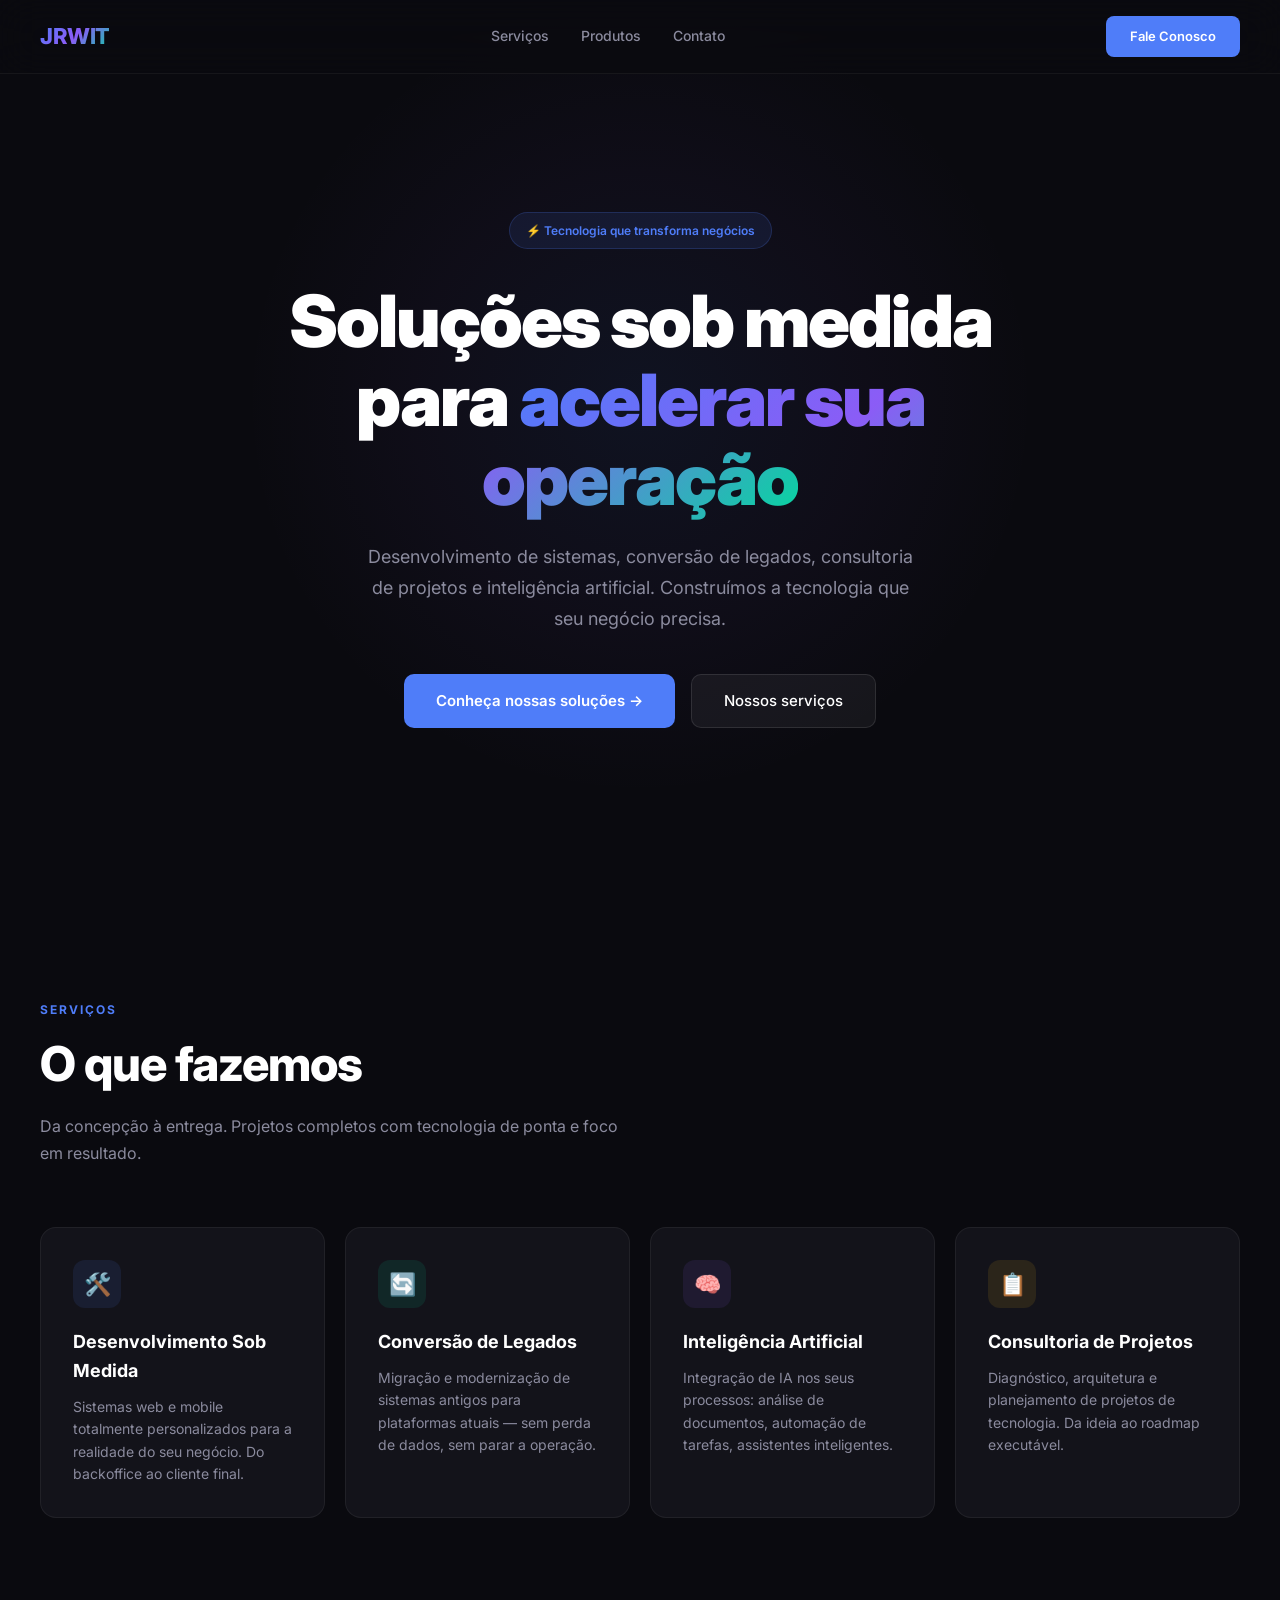
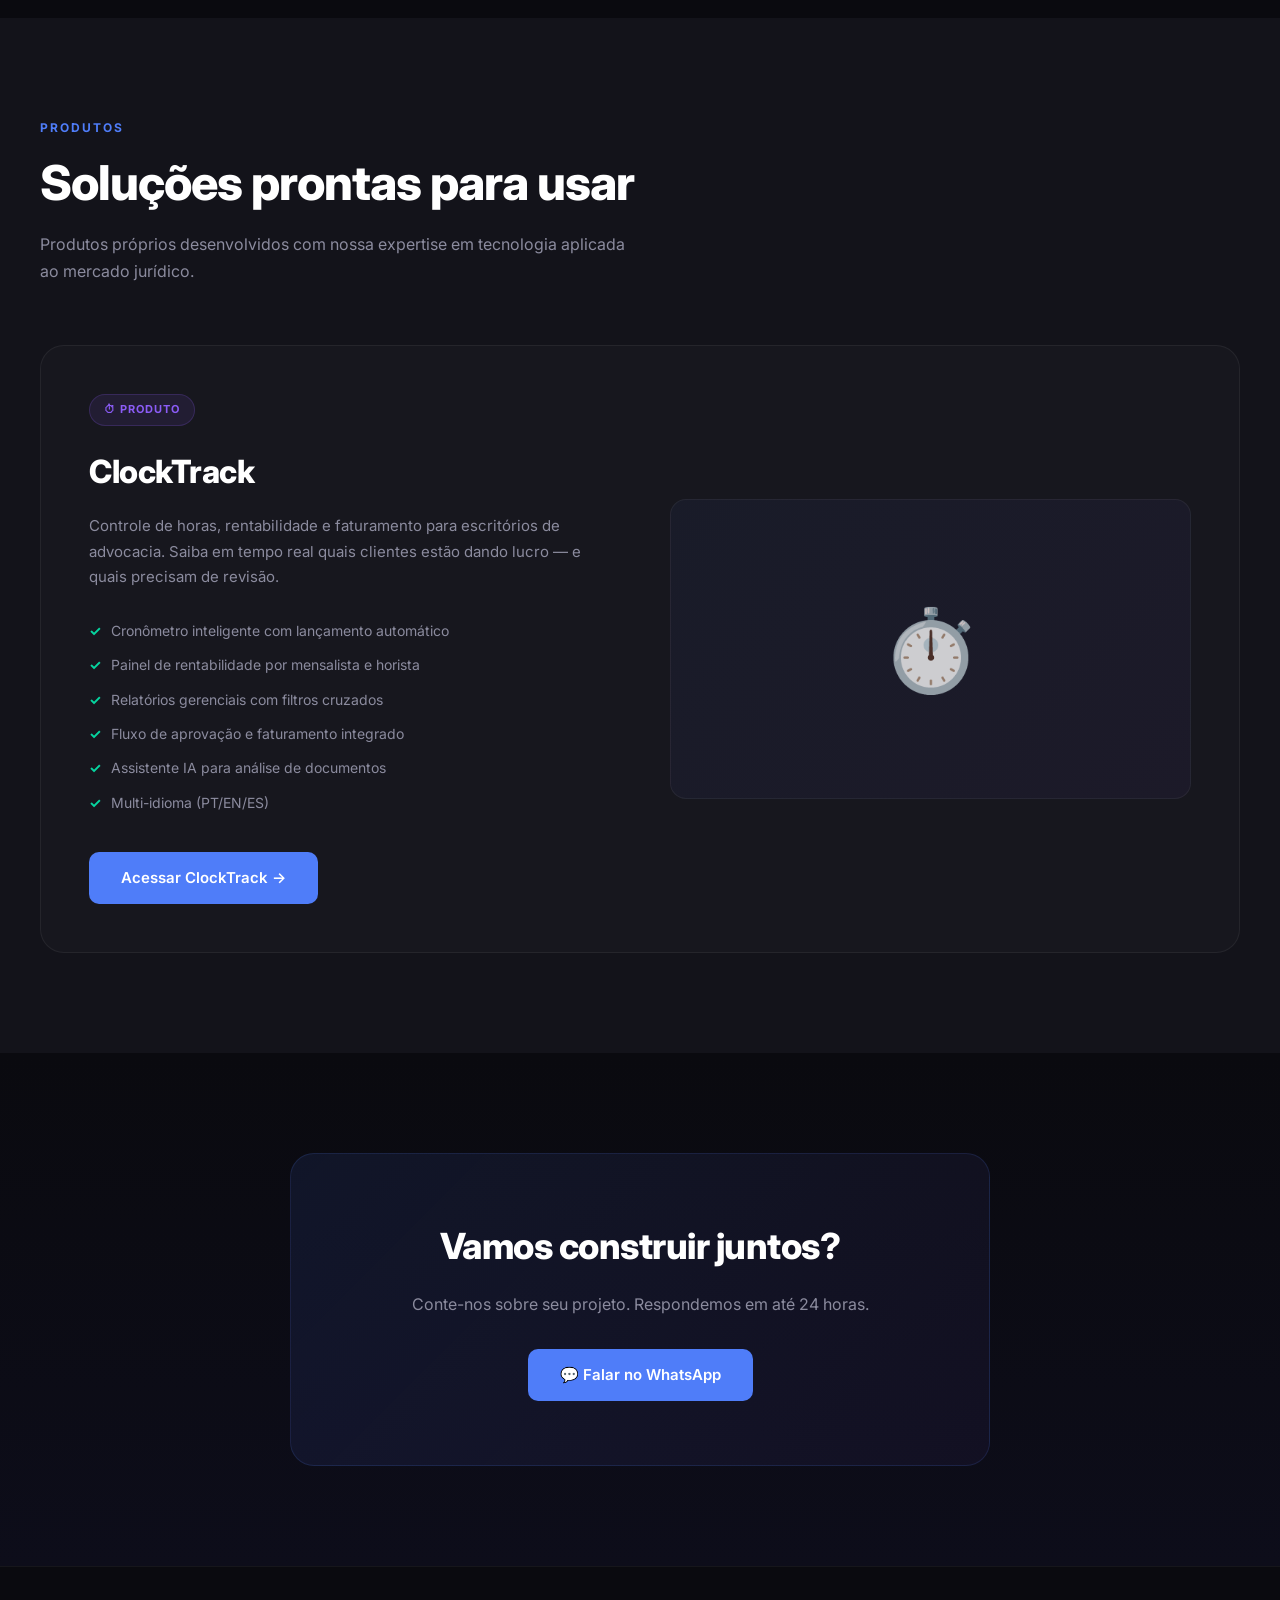
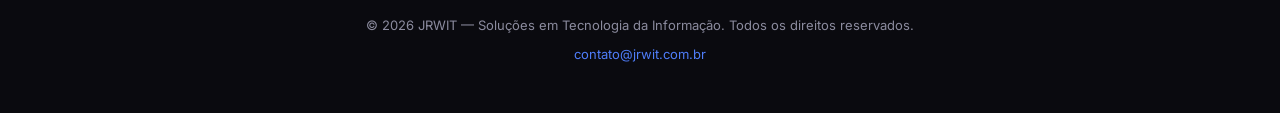
<file: docs/index.html>
<!DOCTYPE html>
<html lang="pt-BR">
<head>
    <meta charset="UTF-8">
    <meta name="viewport" content="width=device-width, initial-scale=1.0">
    <title>JRWIT — Soluções Inteligentes em Tecnologia</title>
    <meta name="description" content="Desenvolvimento de sistemas, consultoria de projetos, conversão de legados e IA. Conheça o ClockTrack — controle de horas para escritórios de advocacia.">
    <link href="https://fonts.googleapis.com/css2?family=Inter:wght@300;400;500;600;700;800;900&display=swap" rel="stylesheet">
    <link rel="icon" href="data:image/svg+xml,<svg xmlns='http://www.w3.org/2000/svg' viewBox='0 0 100 100'><text y='.9em' font-size='90'>⚡</text></svg>">
    <style>
        * { margin: 0; padding: 0; box-sizing: border-box; }
        
        :root {
            --bg-dark: #0a0a0f;
            --bg-card: #13131a;
            --bg-light: #fafbfc;
            --text-primary: #ffffff;
            --text-secondary: #8b8b9e;
            --text-dark: #1a1a2e;
            --accent-blue: #4f7df9;
            --accent-purple: #8b5cf6;
            --accent-cyan: #06d6a0;
            --gradient-main: linear-gradient(135deg, #4f7df9 0%, #8b5cf6 50%, #06d6a0 100%);
            --gradient-subtle: linear-gradient(135deg, rgba(79,125,249,0.1), rgba(139,92,246,0.05));
            --radius: 16px;
            --radius-sm: 10px;
        }

        body {
            font-family: 'Inter', -apple-system, sans-serif;
            background: var(--bg-dark);
            color: var(--text-primary);
            line-height: 1.6;
            overflow-x: hidden;
        }

        /* ─── Navigation ─── */
        .navbar {
            position: fixed;
            top: 0; left: 0; right: 0;
            padding: 16px 40px;
            display: flex;
            align-items: center;
            justify-content: space-between;
            z-index: 1000;
            background: rgba(10,10,15,0.8);
            backdrop-filter: blur(20px);
            border-bottom: 1px solid rgba(255,255,255,0.05);
        }

        .nav-brand {
            font-size: 22px;
            font-weight: 800;
            letter-spacing: -0.5px;
            background: var(--gradient-main);
            -webkit-background-clip: text;
            -webkit-text-fill-color: transparent;
        }

        .nav-links { display: flex; gap: 32px; align-items: center; }
        .nav-links a { color: var(--text-secondary); text-decoration: none; font-size: 14px; font-weight: 500; transition: color 0.3s; }
        .nav-links a:hover { color: var(--text-primary); }

        .nav-cta {
            padding: 10px 24px;
            background: var(--accent-blue);
            color: white;
            border-radius: 8px;
            text-decoration: none;
            font-size: 13px;
            font-weight: 600;
            transition: all 0.3s;
        }
        .nav-cta:hover { transform: translateY(-1px); box-shadow: 0 4px 20px rgba(79,125,249,0.4); }

        /* ─── Hero ─── */
        .hero {
            min-height: 100vh;
            display: flex;
            align-items: center;
            justify-content: center;
            text-align: center;
            padding: 120px 40px 80px;
            position: relative;
        }

        .hero::before {
            content: '';
            position: absolute;
            top: 0; left: 50%; transform: translateX(-50%);
            width: 800px; height: 800px;
            background: radial-gradient(circle, rgba(79,125,249,0.08) 0%, rgba(139,92,246,0.04) 40%, transparent 70%);
            pointer-events: none;
        }

        .hero-content { max-width: 800px; position: relative; z-index: 1; }

        .hero-badge {
            display: inline-flex;
            align-items: center;
            gap: 8px;
            padding: 8px 16px;
            background: rgba(79,125,249,0.1);
            border: 1px solid rgba(79,125,249,0.2);
            border-radius: 50px;
            font-size: 12px;
            font-weight: 600;
            color: var(--accent-blue);
            margin-bottom: 32px;
        }

        .hero h1 {
            font-size: clamp(40px, 6vw, 72px);
            font-weight: 900;
            line-height: 1.1;
            letter-spacing: -2px;
            margin-bottom: 24px;
        }

        .hero h1 .gradient-text {
            background: var(--gradient-main);
            -webkit-background-clip: text;
            -webkit-text-fill-color: transparent;
        }

        .hero p {
            font-size: 18px;
            color: var(--text-secondary);
            max-width: 560px;
            margin: 0 auto 40px;
            line-height: 1.7;
        }

        .hero-ctas { display: flex; gap: 16px; justify-content: center; flex-wrap: wrap; }

        .btn-primary {
            padding: 14px 32px;
            background: var(--accent-blue);
            color: white;
            border-radius: 10px;
            text-decoration: none;
            font-size: 15px;
            font-weight: 600;
            transition: all 0.3s;
            display: inline-flex;
            align-items: center;
            gap: 8px;
        }
        .btn-primary:hover { transform: translateY(-2px); box-shadow: 0 8px 30px rgba(79,125,249,0.3); }

        .btn-secondary {
            padding: 14px 32px;
            background: rgba(255,255,255,0.05);
            border: 1px solid rgba(255,255,255,0.1);
            color: var(--text-primary);
            border-radius: 10px;
            text-decoration: none;
            font-size: 15px;
            font-weight: 500;
            transition: all 0.3s;
        }
        .btn-secondary:hover { background: rgba(255,255,255,0.08); border-color: rgba(255,255,255,0.2); }

        /* ─── Section Base ─── */
        section { padding: 100px 40px; }
        .section-container { max-width: 1200px; margin: 0 auto; }

        .section-label {
            font-size: 12px;
            font-weight: 700;
            letter-spacing: 2px;
            text-transform: uppercase;
            color: var(--accent-blue);
            margin-bottom: 16px;
        }

        .section-title {
            font-size: clamp(32px, 4vw, 48px);
            font-weight: 800;
            letter-spacing: -1px;
            margin-bottom: 20px;
            line-height: 1.2;
        }

        .section-desc {
            font-size: 16px;
            color: var(--text-secondary);
            max-width: 600px;
            line-height: 1.7;
        }

        /* ─── Services ─── */
        .services-grid {
            display: grid;
            grid-template-columns: repeat(auto-fit, minmax(280px, 1fr));
            gap: 20px;
            margin-top: 60px;
        }

        .service-card {
            background: var(--bg-card);
            border: 1px solid rgba(255,255,255,0.06);
            border-radius: var(--radius);
            padding: 32px;
            transition: all 0.3s;
        }

        .service-card:hover {
            border-color: rgba(79,125,249,0.2);
            transform: translateY(-4px);
            box-shadow: 0 12px 40px rgba(0,0,0,0.3);
        }

        .service-icon {
            width: 48px; height: 48px;
            border-radius: 12px;
            display: flex;
            align-items: center;
            justify-content: center;
            font-size: 22px;
            margin-bottom: 20px;
        }

        .service-card h3 { font-size: 18px; font-weight: 700; margin-bottom: 10px; }
        .service-card p { font-size: 14px; color: var(--text-secondary); line-height: 1.6; }

        /* ─── Products ─── */
        .products-section { background: var(--bg-card); }

        .product-card {
            display: grid;
            grid-template-columns: 1fr 1fr;
            gap: 60px;
            align-items: center;
            margin-top: 60px;
            padding: 48px;
            background: rgba(255,255,255,0.02);
            border: 1px solid rgba(255,255,255,0.06);
            border-radius: 24px;
        }

        .product-info .product-badge {
            display: inline-flex;
            align-items: center;
            gap: 6px;
            padding: 6px 14px;
            background: rgba(139,92,246,0.1);
            border: 1px solid rgba(139,92,246,0.2);
            border-radius: 50px;
            font-size: 11px;
            font-weight: 700;
            color: var(--accent-purple);
            margin-bottom: 20px;
            text-transform: uppercase;
            letter-spacing: 1px;
        }

        .product-info h3 { font-size: 32px; font-weight: 800; margin-bottom: 16px; letter-spacing: -0.5px; }
        .product-info p { font-size: 15px; color: var(--text-secondary); line-height: 1.7; margin-bottom: 24px; }

        .product-features { list-style: none; margin-bottom: 32px; }
        .product-features li {
            display: flex; align-items: center; gap: 10px;
            font-size: 14px; color: var(--text-secondary); padding: 6px 0;
        }
        .product-features li::before {
            content: '✓';
            color: var(--accent-cyan);
            font-weight: 700;
            font-size: 14px;
        }

        .product-visual {
            background: linear-gradient(135deg, rgba(79,125,249,0.05), rgba(139,92,246,0.05));
            border-radius: 16px;
            padding: 32px;
            display: flex;
            align-items: center;
            justify-content: center;
            min-height: 300px;
            border: 1px solid rgba(255,255,255,0.05);
        }

        .product-mockup {
            font-size: 80px;
            opacity: 0.8;
        }

        /* ─── CTA Section ─── */
        .cta-section {
            text-align: center;
            background: linear-gradient(180deg, var(--bg-dark) 0%, #0d0d1a 100%);
        }

        .cta-box {
            background: var(--gradient-subtle);
            border: 1px solid rgba(79,125,249,0.15);
            border-radius: 24px;
            padding: 64px 40px;
            max-width: 700px;
            margin: 0 auto;
        }

        .cta-box h2 { font-size: 36px; font-weight: 800; margin-bottom: 16px; letter-spacing: -0.5px; }
        .cta-box p { font-size: 16px; color: var(--text-secondary); margin-bottom: 32px; }

        /* ─── Footer ─── */
        .footer {
            padding: 48px 40px;
            border-top: 1px solid rgba(255,255,255,0.05);
            text-align: center;
        }

        .footer p { font-size: 13px; color: var(--text-secondary); }
        .footer a { color: var(--accent-blue); text-decoration: none; }

        /* ─── Responsive ─── */
        @media (max-width: 768px) {
            .navbar { padding: 14px 20px; }
            .nav-links { display: none; }
            section { padding: 60px 20px; }
            .hero { padding: 100px 20px 60px; }
            .product-card { grid-template-columns: 1fr; gap: 32px; padding: 24px; }
            .hero-ctas { flex-direction: column; align-items: center; }
        }

        /* ─── Animations ─── */
        .fade-in { opacity: 0; transform: translateY(30px); transition: all 0.8s ease; }
        .fade-in.visible { opacity: 1; transform: translateY(0); }
    </style>
</head>
<body>

<!-- Navigation -->
<nav class="navbar">
    <div class="nav-brand">JRWIT</div>
    <div class="nav-links">
        <a href="#servicos">Serviços</a>
        <a href="#produtos">Produtos</a>
        <a href="#contato">Contato</a>
    </div>
    <a href="#contato" class="nav-cta">Fale Conosco</a>
</nav>

<!-- Hero -->
<section class="hero">
    <div class="hero-content">
        <div class="hero-badge">⚡ Tecnologia que transforma negócios</div>
        <h1>Soluções sob medida para <span class="gradient-text">acelerar sua operação</span></h1>
        <p>Desenvolvimento de sistemas, conversão de legados, consultoria de projetos e inteligência artificial. Construímos a tecnologia que seu negócio precisa.</p>
        <div class="hero-ctas">
            <a href="#produtos" class="btn-primary">Conheça nossas soluções →</a>
            <a href="#servicos" class="btn-secondary">Nossos serviços</a>
        </div>
    </div>
</section>

<!-- Services -->
<section id="servicos">
    <div class="section-container">
        <div class="section-label">Serviços</div>
        <h2 class="section-title">O que fazemos</h2>
        <p class="section-desc">Da concepção à entrega. Projetos completos com tecnologia de ponta e foco em resultado.</p>

        <div class="services-grid">
            <div class="service-card fade-in">
                <div class="service-icon" style="background: rgba(79,125,249,0.1);">🛠️</div>
                <h3>Desenvolvimento Sob Medida</h3>
                <p>Sistemas web e mobile totalmente personalizados para a realidade do seu negócio. Do backoffice ao cliente final.</p>
            </div>
            <div class="service-card fade-in">
                <div class="service-icon" style="background: rgba(6,214,160,0.1);">🔄</div>
                <h3>Conversão de Legados</h3>
                <p>Migração e modernização de sistemas antigos para plataformas atuais — sem perda de dados, sem parar a operação.</p>
            </div>
            <div class="service-card fade-in">
                <div class="service-icon" style="background: rgba(139,92,246,0.1);">🧠</div>
                <h3>Inteligência Artificial</h3>
                <p>Integração de IA nos seus processos: análise de documentos, automação de tarefas, assistentes inteligentes.</p>
            </div>
            <div class="service-card fade-in">
                <div class="service-icon" style="background: rgba(251,191,36,0.1);">📋</div>
                <h3>Consultoria de Projetos</h3>
                <p>Diagnóstico, arquitetura e planejamento de projetos de tecnologia. Da ideia ao roadmap executável.</p>
            </div>
        </div>
    </div>
</section>

<!-- Products -->
<section id="produtos" class="products-section">
    <div class="section-container">
        <div class="section-label">Produtos</div>
        <h2 class="section-title">Soluções prontas para usar</h2>
        <p class="section-desc">Produtos próprios desenvolvidos com nossa expertise em tecnologia aplicada ao mercado jurídico.</p>

        <div class="product-card fade-in">
            <div class="product-info">
                <div class="product-badge">⏱ Produto</div>
                <h3>ClockTrack</h3>
                <p>Controle de horas, rentabilidade e faturamento para escritórios de advocacia. Saiba em tempo real quais clientes estão dando lucro — e quais precisam de revisão.</p>
                <ul class="product-features">
                    <li>Cronômetro inteligente com lançamento automático</li>
                    <li>Painel de rentabilidade por mensalista e horista</li>
                    <li>Relatórios gerenciais com filtros cruzados</li>
                    <li>Fluxo de aprovação e faturamento integrado</li>
                    <li>Assistente IA para análise de documentos</li>
                    <li>Multi-idioma (PT/EN/ES)</li>
                </ul>
                <a href="https://ecadvogados.azurewebsites.net" class="btn-primary" target="_blank">Acessar ClockTrack →</a>
            </div>
            <div class="product-visual">
                <span class="product-mockup">⏱️</span>
            </div>
        </div>
    </div>
</section>

<!-- CTA -->
<section id="contato" class="cta-section">
    <div class="section-container">
        <div class="cta-box fade-in">
            <h2>Vamos construir juntos?</h2>
            <p>Conte-nos sobre seu projeto. Respondemos em até 24 horas.</p>
            <a href="https://wa.me/5547999999999" class="btn-primary" target="_blank">💬 Falar no WhatsApp</a>
        </div>
    </div>
</section>

<!-- Footer -->
<footer class="footer">
    <p>© 2026 JRWIT — Soluções em Tecnologia da Informação. Todos os direitos reservados.</p>
    <p style="margin-top: 8px;"><a href="mailto:contato@jrwit.com.br">contato@jrwit.com.br</a></p>
</footer>

<script>
    // Scroll reveal animation
    const observer = new IntersectionObserver((entries) => {
        entries.forEach(entry => {
            if (entry.isIntersecting) {
                entry.target.classList.add('visible');
            }
        });
    }, { threshold: 0.1 });

    document.querySelectorAll('.fade-in').forEach(el => observer.observe(el));

    // Smooth scroll
    document.querySelectorAll('a[href^="#"]').forEach(anchor => {
        anchor.addEventListener('click', function (e) {
            e.preventDefault();
            const target = document.querySelector(this.getAttribute('href'));
            if (target) target.scrollIntoView({ behavior: 'smooth', block: 'start' });
        });
    });
</script>

</body>
</html>
</file>
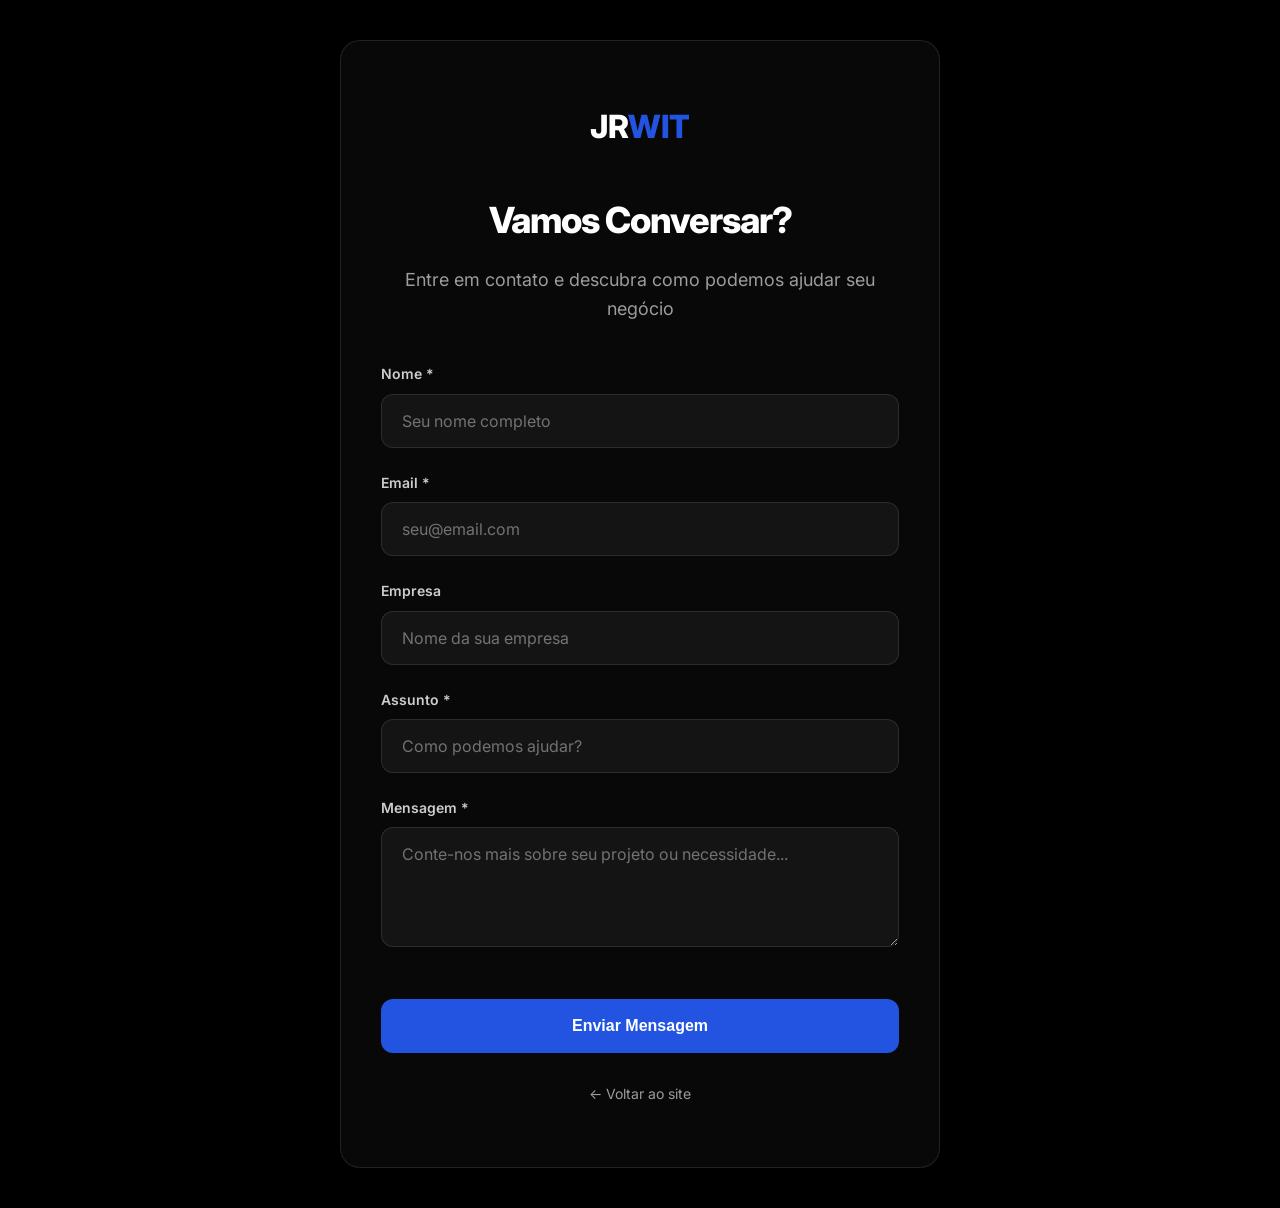
<file: docs/contact.html>
<!DOCTYPE html>
<html lang="pt-BR">
<head>
    <meta charset="UTF-8">
    <meta name="viewport" content="width=device-width, initial-scale=1.0">
    <title>Contato - JRWIT | Formulário de Contato</title>
    <link href="https://fonts.googleapis.com/css2?family=Inter:wght@400;500;600;700;800&display=swap" rel="stylesheet">
    <style>
        * {
            margin: 0;
            padding: 0;
            box-sizing: border-box;
        }

        body {
            font-family: 'Inter', -apple-system, BlinkMacSystemFont, 'Segoe UI', sans-serif;
            background: #000000;
            color: #ffffff;
            line-height: 1.6;
            min-height: 100vh;
            display: flex;
            align-items: center;
            justify-content: center;
            padding: 40px 20px;
        }

        .contact-container {
            max-width: 600px;
            width: 100%;
            background: rgba(255, 255, 255, 0.03);
            border: 1px solid rgba(255, 255, 255, 0.1);
            border-radius: 20px;
            padding: 60px 40px;
            text-align: center;
        }

        .logo {
            font-size: 32px;
            font-weight: 800;
            color: #ffffff;
            margin-bottom: 40px;
            letter-spacing: -0.5px;
        }

        .logo span {
            color: #2254E1;
        }

        h1 {
            font-size: 36px;
            font-weight: 800;
            margin-bottom: 16px;
            letter-spacing: -1px;
        }

        .subtitle {
            font-size: 18px;
            color: rgba(255, 255, 255, 0.6);
            margin-bottom: 40px;
        }

        .form-group {
            margin-bottom: 24px;
            text-align: left;
        }

        label {
            display: block;
            font-size: 14px;
            font-weight: 600;
            margin-bottom: 8px;
            color: rgba(255, 255, 255, 0.8);
        }

        input, textarea {
            width: 100%;
            padding: 16px 20px;
            background: rgba(255, 255, 255, 0.05);
            border: 1px solid rgba(255, 255, 255, 0.1);
            border-radius: 12px;
            color: #ffffff;
            font-size: 16px;
            font-family: inherit;
            transition: all 0.3s;
        }

        input:focus, textarea:focus {
            outline: none;
            border-color: #2254E1;
            background: rgba(255, 255, 255, 0.08);
            box-shadow: 0 0 0 3px rgba(34, 84, 225, 0.1);
        }

        input::placeholder, textarea::placeholder {
            color: rgba(255, 255, 255, 0.4);
        }

        textarea {
            resize: vertical;
            min-height: 120px;
        }

        .btn-submit {
            width: 100%;
            background: #2254E1;
            color: #ffffff;
            padding: 18px 36px;
            border-radius: 12px;
            border: none;
            font-weight: 700;
            font-size: 16px;
            cursor: pointer;
            transition: all 0.3s;
            margin-top: 20px;
        }

        .btn-submit:hover {
            background: #1a42b8;
            transform: translateY(-2px);
            box-shadow: 0 8px 20px rgba(34, 84, 225, 0.3);
        }

        .back-link {
            display: inline-flex;
            align-items: center;
            gap: 8px;
            color: rgba(255, 255, 255, 0.6);
            text-decoration: none;
            font-size: 14px;
            margin-top: 30px;
            transition: color 0.3s;
        }

        .back-link:hover {
            color: #2254E1;
        }

        .success-message {
            background: rgba(34, 197, 94, 0.1);
            border: 1px solid rgba(34, 197, 94, 0.3);
            color: #22c55e;
            padding: 16px 20px;
            border-radius: 12px;
            margin-bottom: 24px;
            display: none;
        }

        @media (max-width: 768px) {
            .contact-container {
                padding: 40px 24px;
            }

            h1 {
                font-size: 28px;
            }
        }
    </style>
</head>
<body>
    <div class="contact-container">
        <div class="logo">JR<span>WIT</span></div>
        
        <h1>Vamos Conversar?</h1>
        <p class="subtitle">Entre em contato e descubra como podemos ajudar seu negócio</p>
        
        <div class="success-message" id="successMessage">
            ✅ Mensagem enviada com sucesso! Entraremos em contato em breve.
        </div>

        <form action="https://formspree.io/f/mnjbeply" method="POST" id="contactForm">
            <div class="form-group">
                <label for="name">Nome *</label>
                <input type="text" id="name" name="name" required placeholder="Seu nome completo">
            </div>

            <div class="form-group">
                <label for="email">Email *</label>
                <input type="email" id="email" name="email" required placeholder="seu@email.com">
            </div>

            <div class="form-group">
                <label for="company">Empresa</label>
                <input type="text" id="company" name="company" placeholder="Nome da sua empresa">
            </div>

            <div class="form-group">
                <label for="subject">Assunto *</label>
                <input type="text" id="subject" name="subject" required placeholder="Como podemos ajudar?">
            </div>

            <div class="form-group">
                <label for="message">Mensagem *</label>
                <textarea id="message" name="message" required placeholder="Conte-nos mais sobre seu projeto ou necessidade..."></textarea>
            </div>

            <button type="submit" class="btn-submit">Enviar Mensagem</button>
        </form>

        <a href="index.html" class="back-link">
            ← Voltar ao site
        </a>
    </div>

    <script>
        document.getElementById('contactForm').addEventListener('submit', function(e) {
            e.preventDefault();
            
            const form = this;
            const formData = new FormData(form);
            
            fetch(form.action, {
                method: 'POST',
                body: formData,
                headers: {
                    'Accept': 'application/json'
                }
            }).then(response => {
                if (response.ok) {
                    document.getElementById('successMessage').style.display = 'block';
                    form.reset();
                    setTimeout(() => {
                        window.location.href = 'index.html';
                    }, 3000);
                } else {
                    alert('Erro ao enviar mensagem. Tente novamente.');
                }
            }).catch(error => {
                alert('Erro ao enviar mensagem. Tente novamente.');
            });
        });
    </script>
</body>
</html>
</file>
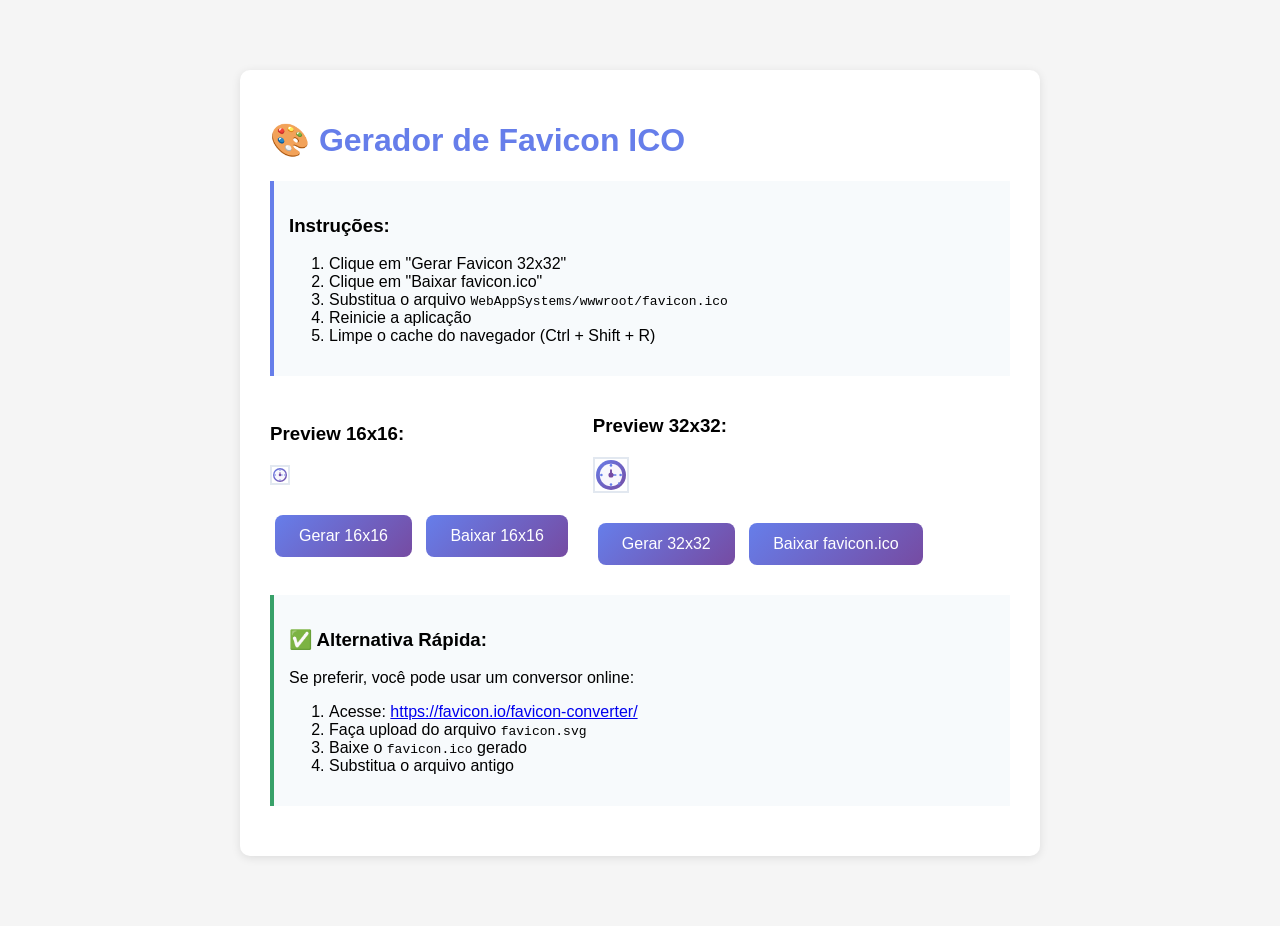
<file: WebAppSystems/wwwroot/gerar-favicon-ico.html>
<!DOCTYPE html>
<html>
<head>
    <meta charset="UTF-8">
    <title>Gerar Favicon ICO</title>
    <style>
        body {
            font-family: Arial, sans-serif;
            max-width: 800px;
            margin: 50px auto;
            padding: 20px;
            background: #f5f5f5;
        }
        .container {
            background: white;
            padding: 30px;
            border-radius: 10px;
            box-shadow: 0 2px 10px rgba(0,0,0,0.1);
        }
        h1 {
            color: #667eea;
        }
        canvas {
            border: 2px solid #e2e8f0;
            margin: 20px 0;
            display: block;
        }
        button {
            background: linear-gradient(135deg, #667eea 0%, #764ba2 100%);
            color: white;
            border: none;
            padding: 12px 24px;
            border-radius: 8px;
            font-size: 16px;
            cursor: pointer;
            margin: 10px 5px;
        }
        button:hover {
            opacity: 0.9;
        }
        .instructions {
            background: #f7fafc;
            padding: 15px;
            border-left: 4px solid #667eea;
            margin: 20px 0;
        }
        .preview {
            display: flex;
            gap: 20px;
            align-items: center;
            margin: 20px 0;
        }
    </style>
</head>
<body>
    <div class="container">
        <h1>🎨 Gerador de Favicon ICO</h1>
        
        <div class="instructions">
            <h3>Instruções:</h3>
            <ol>
                <li>Clique em "Gerar Favicon 32x32"</li>
                <li>Clique em "Baixar favicon.ico"</li>
                <li>Substitua o arquivo <code>WebAppSystems/wwwroot/favicon.ico</code></li>
                <li>Reinicie a aplicação</li>
                <li>Limpe o cache do navegador (Ctrl + Shift + R)</li>
            </ol>
        </div>

        <div class="preview">
            <div>
                <h3>Preview 16x16:</h3>
                <canvas id="canvas16" width="16" height="16"></canvas>
                <button onclick="generateFavicon(16)">Gerar 16x16</button>
                <button onclick="downloadFavicon(16)">Baixar 16x16</button>
            </div>
            
            <div>
                <h3>Preview 32x32:</h3>
                <canvas id="canvas32" width="32" height="32"></canvas>
                <button onclick="generateFavicon(32)">Gerar 32x32</button>
                <button onclick="downloadFavicon(32)">Baixar favicon.ico</button>
            </div>
        </div>

        <div class="instructions" style="border-left-color: #38a169;">
            <h3>✅ Alternativa Rápida:</h3>
            <p>Se preferir, você pode usar um conversor online:</p>
            <ol>
                <li>Acesse: <a href="https://favicon.io/favicon-converter/" target="_blank">https://favicon.io/favicon-converter/</a></li>
                <li>Faça upload do arquivo <code>favicon.svg</code></li>
                <li>Baixe o <code>favicon.ico</code> gerado</li>
                <li>Substitua o arquivo antigo</li>
            </ol>
        </div>
    </div>

    <script>
        function generateFavicon(size) {
            const canvas = document.getElementById(`canvas${size}`);
            const ctx = canvas.getContext('2d');
            
            // Limpar canvas
            ctx.clearRect(0, 0, size, size);
            
            // Criar gradiente
            const gradient = ctx.createLinearGradient(0, 0, size, size);
            gradient.addColorStop(0, '#667eea');
            gradient.addColorStop(1, '#764ba2');
            
            // Background circle
            ctx.fillStyle = gradient;
            ctx.beginPath();
            ctx.arc(size/2, size/2, size/2 - 1, 0, Math.PI * 2);
            ctx.fill();
            
            // Clock face
            ctx.fillStyle = 'rgba(255, 255, 255, 0.95)';
            ctx.beginPath();
            ctx.arc(size/2, size/2, size * 0.35, 0, Math.PI * 2);
            ctx.fill();
            
            // Hour markers
            ctx.fillStyle = '#667eea';
            const markerSize = size * 0.04;
            
            // Top
            ctx.beginPath();
            ctx.arc(size/2, size * 0.2, markerSize, 0, Math.PI * 2);
            ctx.fill();
            
            // Right
            ctx.beginPath();
            ctx.arc(size * 0.8, size/2, markerSize, 0, Math.PI * 2);
            ctx.fill();
            
            // Bottom
            ctx.beginPath();
            ctx.arc(size/2, size * 0.8, markerSize, 0, Math.PI * 2);
            ctx.fill();
            
            // Left
            ctx.beginPath();
            ctx.arc(size * 0.2, size/2, markerSize, 0, Math.PI * 2);
            ctx.fill();
            
            // Clock hands
            const centerX = size/2;
            const centerY = size/2;
            
            // Hour hand
            ctx.strokeStyle = '#764ba2';
            ctx.lineWidth = size * 0.06;
            ctx.lineCap = 'round';
            ctx.beginPath();
            ctx.moveTo(centerX, centerY);
            ctx.lineTo(centerX, centerY - size * 0.15);
            ctx.stroke();
            
            // Minute hand
            ctx.strokeStyle = '#667eea';
            ctx.lineWidth = size * 0.05;
            ctx.beginPath();
            ctx.moveTo(centerX, centerY);
            ctx.lineTo(centerX + size * 0.15, centerY);
            ctx.stroke();
            
            // Center dot
            ctx.fillStyle = '#764ba2';
            ctx.beginPath();
            ctx.arc(centerX, centerY, size * 0.08, 0, Math.PI * 2);
            ctx.fill();
            
            // Play icon (small)
            if (size >= 32) {
                ctx.fillStyle = '#667eea';
                ctx.globalAlpha = 0.8;
                ctx.beginPath();
                ctx.moveTo(size * 0.72, size * 0.72);
                ctx.lineTo(size * 0.82, size * 0.77);
                ctx.lineTo(size * 0.72, size * 0.82);
                ctx.closePath();
                ctx.fill();
                ctx.globalAlpha = 1;
            }
        }
        
        function downloadFavicon(size) {
            const canvas = document.getElementById(`canvas${size}`);
            const link = document.createElement('a');
            link.download = size === 32 ? 'favicon.ico' : `favicon-${size}.png`;
            link.href = canvas.toDataURL('image/png');
            link.click();
        }
        
        // Gerar automaticamente ao carregar
        window.onload = function() {
            generateFavicon(16);
            generateFavicon(32);
        };
    </script>
</body>
</html>
</file>
